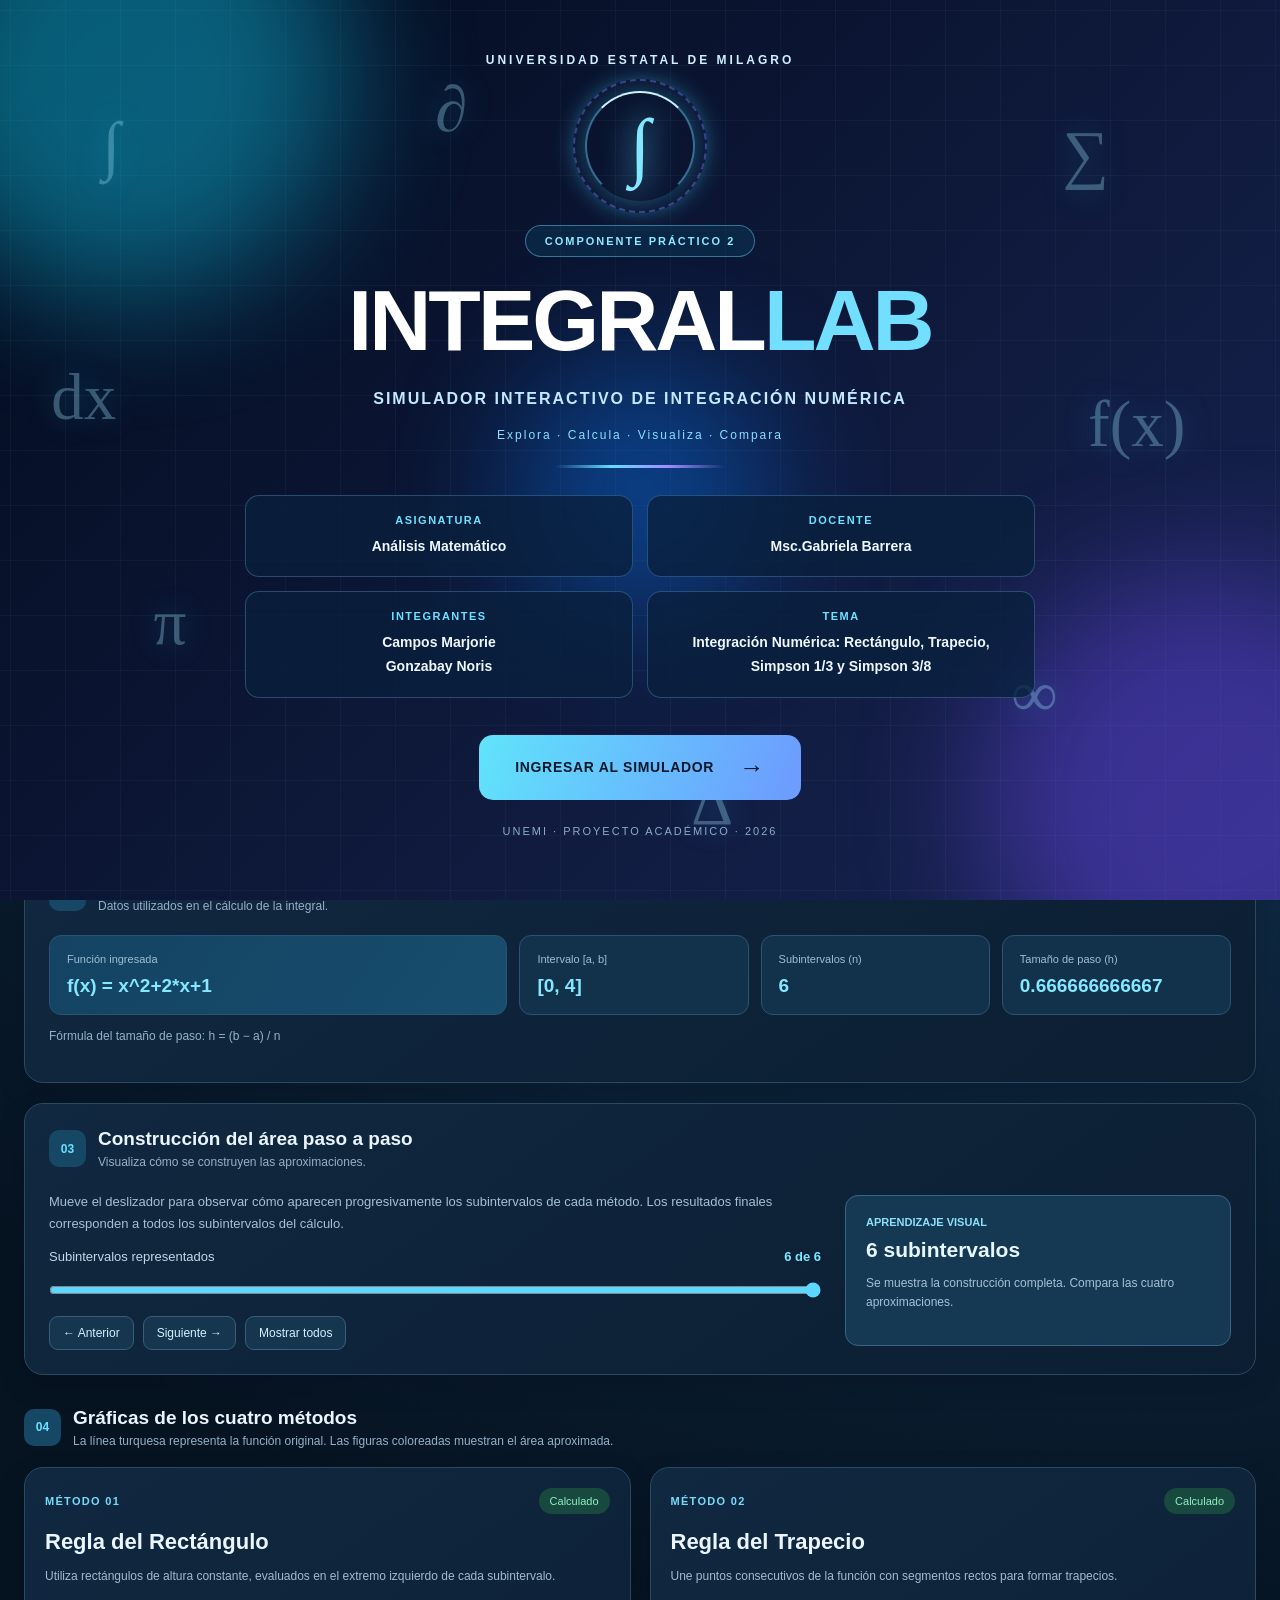
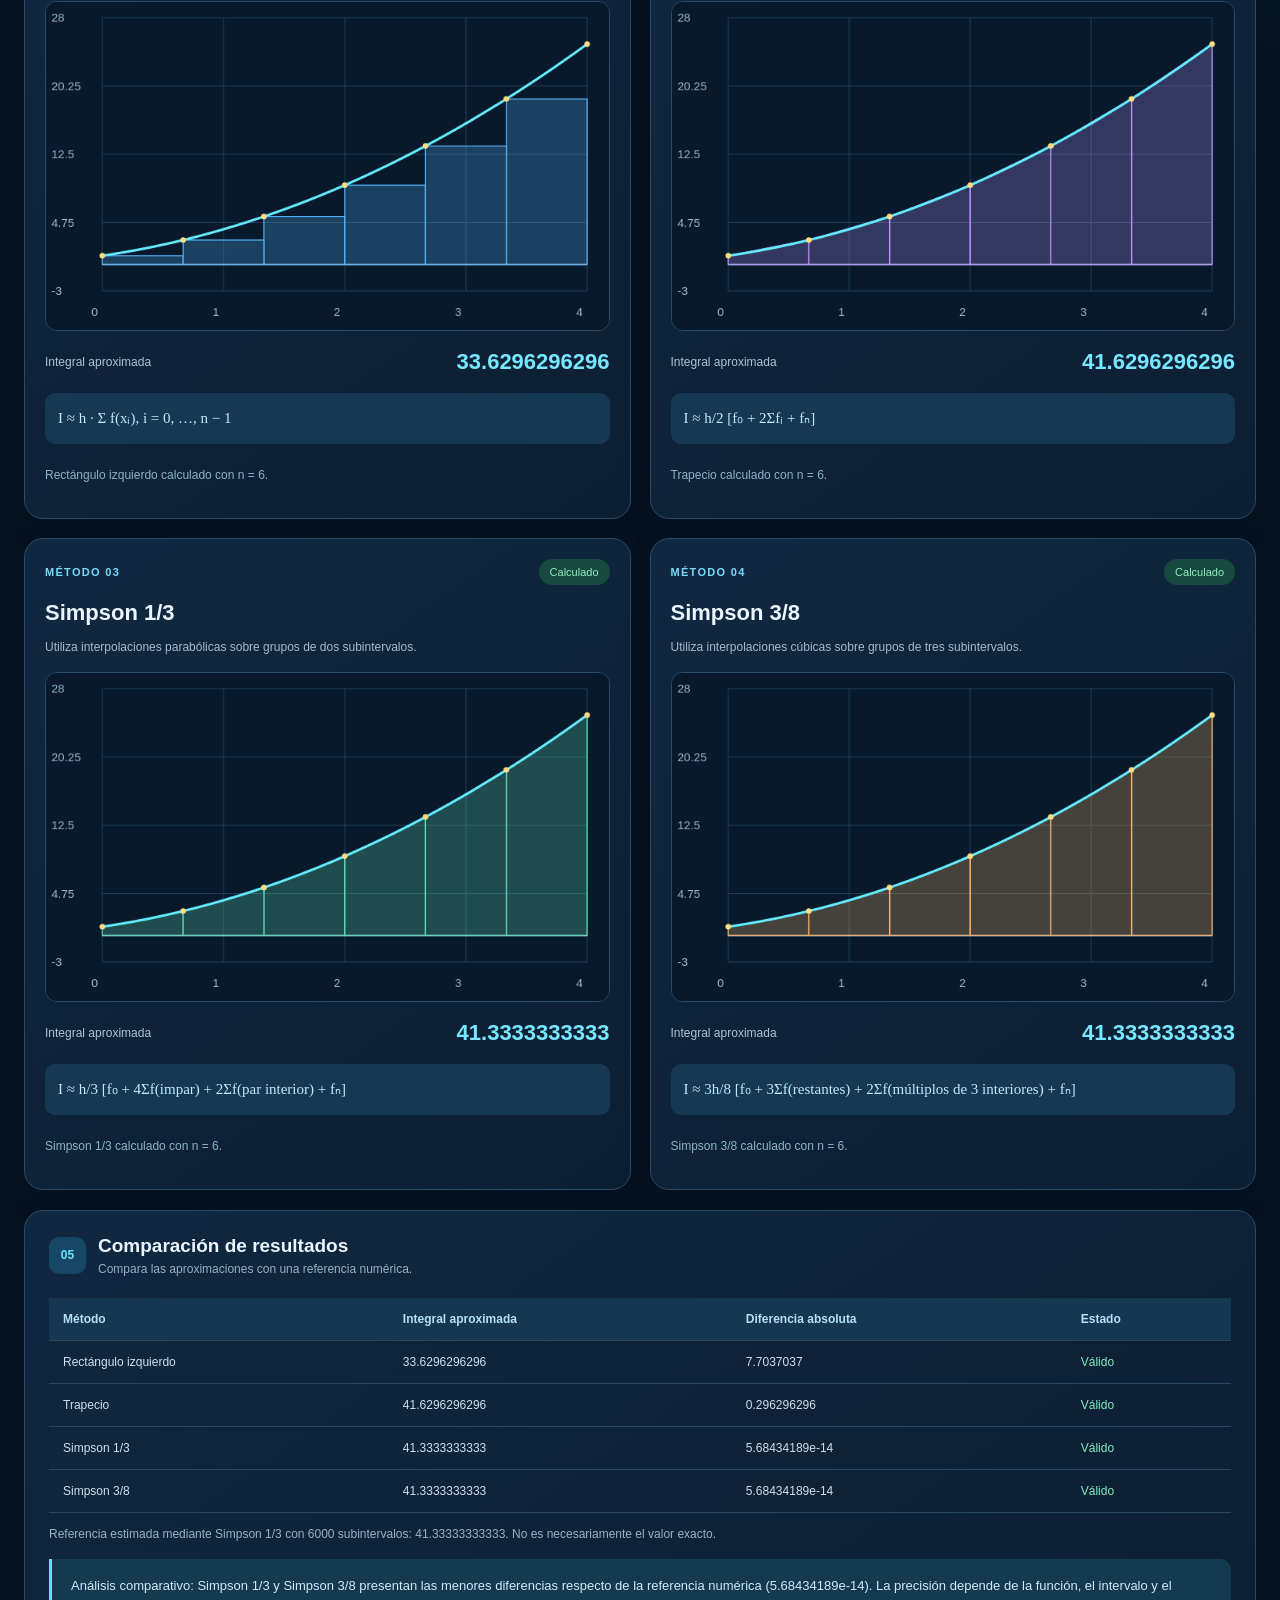
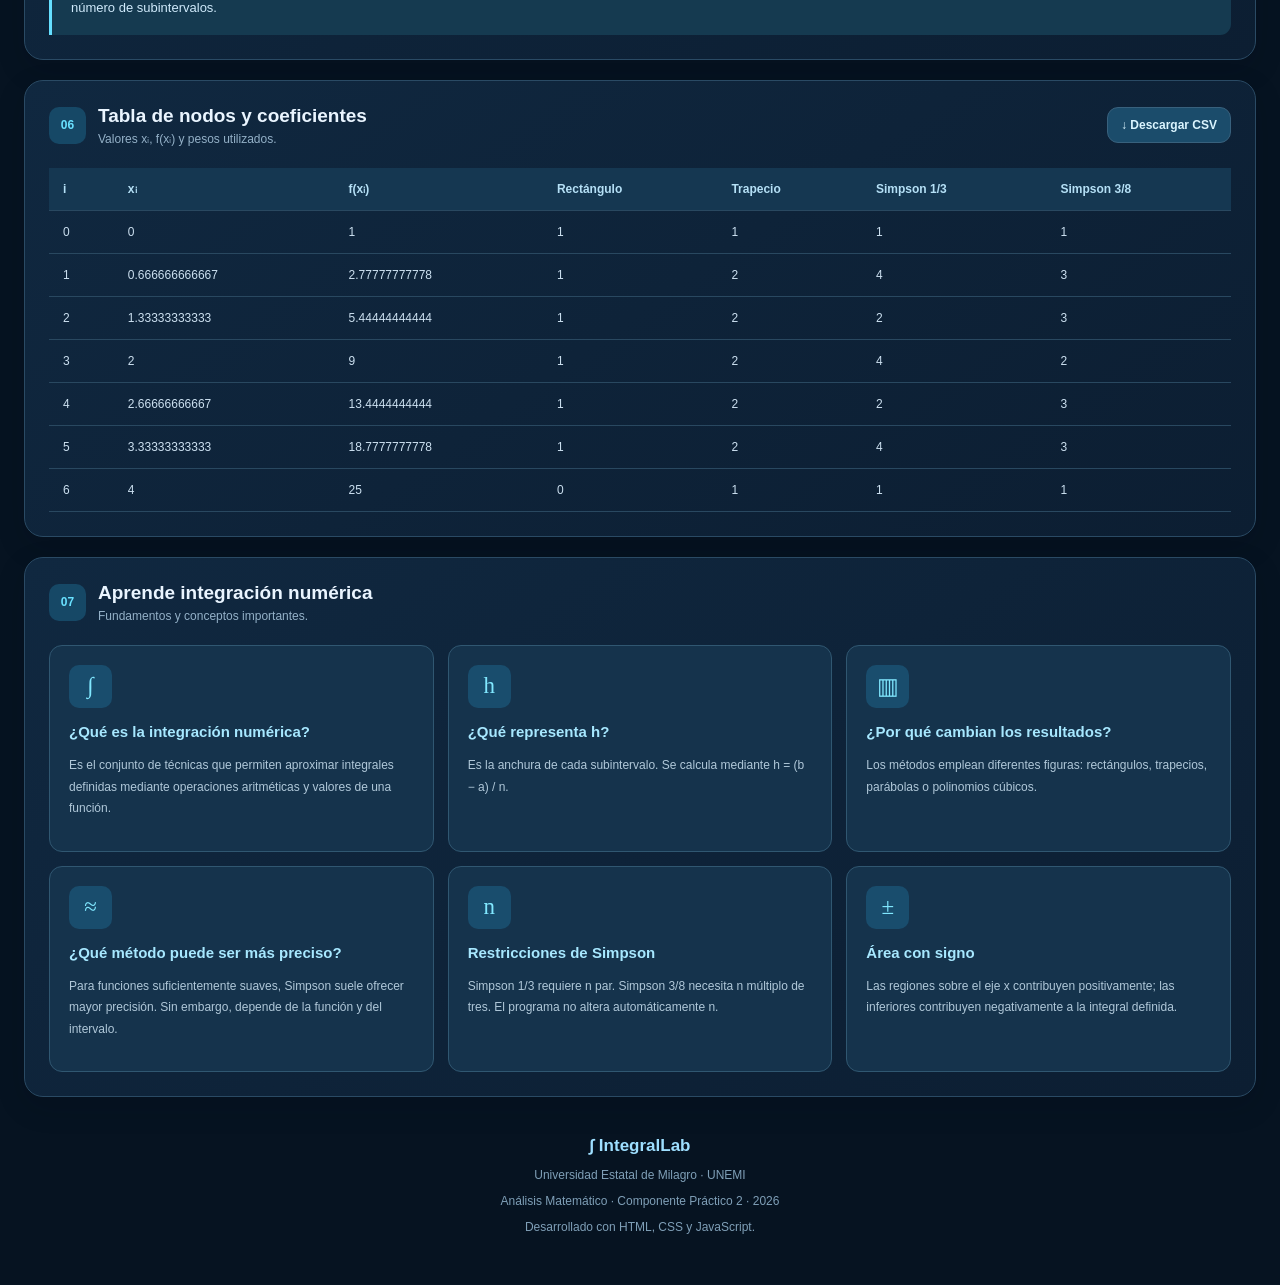
<file: index.html>
<!DOCTYPE html>
<html lang="es">
<head>
  <meta charset="UTF-8">
  <meta name="viewport" content="width=device-width, initial-scale=1">
  <meta name="description" content="IntegralLab - Simulador didáctico de integración numérica.">
  <title>IntegralLab | Integración Numérica</title>
  <link rel="stylesheet" href="style.css">
  <script src="script.js" defer></script>
</head>

<body>

<!-- ==========================================
     PORTADA ANIMADA DE PRESENTACIÓN
========================================== -->

<section id="portada" class="portada">

  <div class="fondo-cuadricula"></div>

  <div class="orbe orbe-uno"></div>
  <div class="orbe orbe-dos"></div>
  <div class="orbe orbe-tres"></div>

  <!-- Símbolos matemáticos en movimiento -->
  <div class="simbolos" aria-hidden="true">
    <span style="--x:8%;--y:12%;--d:0s">∫</span>
    <span style="--x:83%;--y:13%;--d:1s">∑</span>
    <span style="--x:12%;--y:65%;--d:2s">π</span>
    <span style="--x:79%;--y:73%;--d:3s">∞</span>
    <span style="--x:4%;--y:40%;--d:4s">dx</span>
    <span style="--x:85%;--y:43%;--d:1.5s">f(x)</span>
    <span style="--x:34%;--y:8%;--d:2.5s">∂</span>
    <span style="--x:54%;--y:85%;--d:3.5s">Δ</span>
  </div>

  <!-- Partículas luminosas -->
  <div class="particulas" aria-hidden="true">
    <i style="--x:7%;--d:0s;--s:8s"></i>
    <i style="--x:16%;--d:2s;--s:11s"></i>
    <i style="--x:27%;--d:4s;--s:9s"></i>
    <i style="--x:39%;--d:1s;--s:12s"></i>
    <i style="--x:51%;--d:3s;--s:10s"></i>
    <i style="--x:63%;--d:5s;--s:9s"></i>
    <i style="--x:74%;--d:2s;--s:13s"></i>
    <i style="--x:86%;--d:4s;--s:10s"></i>
    <i style="--x:94%;--d:1s;--s:8s"></i>
  </div>

  <div class="portada-contenido">

    <p class="universidad">
      UNIVERSIDAD ESTATAL DE MILAGRO
    </p>

    <div class="emblema">
      <div class="aro aro-uno"></div>
      <div class="aro aro-dos"></div>
      <span>∫</span>
    </div>

    <span class="portada-etiqueta">
      COMPONENTE PRÁCTICO 2
    </span>

    <h1 class="portada-titulo">
      INTEGRAL<span>LAB</span>
    </h1>

    <p class="portada-subtitulo">
      SIMULADOR INTERACTIVO DE INTEGRACIÓN NUMÉRICA
    </p>

    <p class="portada-lema">
      Explora · Calcula · Visualiza · Compara
    </p>

    <div class="linea-brillante"></div>

    <!-- Cambia aquí los nombres -->
    <div class="datos-portada">

      <article class="dato">
        <span>ASIGNATURA</span>
        <strong>Análisis Matemático</strong>
      </article>

      <article class="dato">
        <span>DOCENTE</span>
        <strong>Msc.Gabriela Barrera</strong>
      </article>

      <article class="dato">
        <span>INTEGRANTES</span>
        <strong>
          Campos Marjorie<br>
          Gonzabay Noris
        </strong>
      </article>

      <article class="dato">
        <span>TEMA</span>
        <strong>
          Integración Numérica: Rectángulo,
          Trapecio, Simpson 1/3 y Simpson 3/8
        </strong>
      </article>

    </div>

    <button type="button" id="btn-ingresar" class="boton-ingresar">
      <span>INGRESAR AL SIMULADOR</span>
      <span class="flecha">→</span>
    </button>

    <p class="portada-pie">
      UNEMI · PROYECTO ACADÉMICO · 2026
    </p>

  </div>
</section>

<!-- ==========================================
     SIMULADOR PRINCIPAL
========================================== -->

<div class="app" id="simulador">

  <header class="cabecera">

    <div class="marca">
      <div class="marca-icono">∫</div>

      <div>
        <strong>Integral<span>Lab</span></strong>
        <small>UNEMI · Análisis Matemático</small>
      </div>
    </div>

    <span class="etiqueta-superior">
      LABORATORIO INTERACTIVO
    </span>

  </header>

  <!-- Bienvenida -->
  <section class="bienvenida">

    <div>
      <span class="sobrelinea">
        UNIDADES 3 Y 4 · INTEGRACIÓN NUMÉRICA
      </span>

      <h1>
        Descubre el área <span>bajo la curva.</span>
      </h1>

      <p>
        Experimenta con cuatro métodos de integración numérica.
        Observa sus gráficas, modifica el número de subintervalos,
        compara resultados y comprende cómo se aproxima una integral.
      </p>
    </div>

    <div class="bienvenida-formula" aria-hidden="true">
      ∫<sub>a</sub><sup>b</sup> f(x) dx
    </div>

  </section>

  <main class="contenido">

    <!-- ======================================
         SECCIÓN 01 - DATOS DE ENTRADA
    ====================================== -->
    <section class="panel">

      <div class="titulo-seccion">
        <span class="numero">01</span>
        <div>
          <h2>Configura tu experimento</h2>
          <p>Introduce los parámetros para calcular la integral.</p>
        </div>
      </div>

      <form id="formulario" novalidate>

        <div class="campos">

          <div class="campo funcion-campo">
            <label for="funcion">Función f(x)</label>
            <input
              id="funcion"
              type="text"
              value="x^2+2*x+1"
              autocomplete="off"
              spellcheck="false"
            >
            <small>
              Ejemplos: x^2+2*x+1, sin(x), cos(x),
              exp(x), sqrt(x), ln(x).
              Utiliza * para multiplicar.
            </small>
          </div>

          <div class="campo">
            <label for="limite-a">Límite inferior (a)</label>
            <input id="limite-a" type="number" value="0" step="any">
          </div>

          <div class="campo">
            <label for="limite-b">Límite superior (b)</label>
            <input id="limite-b" type="number" value="4" step="any">
          </div>

          <div class="campo">
            <label for="subintervalos">Subintervalos (n)</label>
            <input id="subintervalos" type="number"
                   value="6" min="1" max="120" step="1">
          </div>

        </div>

        <fieldset class="metodos-opciones">
          <legend>Selecciona el método de integración</legend>

          <div class="opciones">
            <label>
              <input type="radio" name="metodo"
                     value="rectangulo" checked>
              Rectángulo
            </label>

            <label>
              <input type="radio" name="metodo" value="trapecio">
              Trapecio
            </label>

            <label>
              <input type="radio" name="metodo" value="simpson13">
              Simpson 1/3
            </label>

            <label>
              <input type="radio" name="metodo" value="simpson38">
              Simpson 3/8
            </label>
          </div>
        </fieldset>

        <div class="acciones">

          <button type="submit" class="btn btn-primario">
            ▶ CALCULAR MÉTODO
          </button>

          <button type="button" id="comparar"
                  class="btn btn-secundario">
            ⇄ COMPARAR LOS 4 MÉTODOS
          </button>

          <button type="button" id="reiniciar"
                  class="btn btn-transparente">
            ↺ RESTABLECER
          </button>

        </div>
      </form>

      <div class="ejemplos">
        <strong>Pruebas rápidas:</strong>

        <button type="button" data-ejemplo="polinomio">
          x² + 2x + 1
        </button>

        <button type="button" data-ejemplo="seno">
          sen(x)
        </button>

        <button type="button" data-ejemplo="cubica">
          Función cúbica
        </button>

        <button type="button" data-ejemplo="exponencial">
          eˣ
        </button>
      </div>

      <div class="mensaje" id="mensaje" role="status"
           aria-live="polite">
        Simulador listo para calcular.
      </div>

    </section>

    <!-- ======================================
         SECCIÓN 02 - RESULTADOS GENERALES
    ====================================== -->
    <section class="panel">

      <div class="titulo-seccion">
        <span class="numero">02</span>
        <div>
          <h2>Resultados generales</h2>
          <p>Datos utilizados en el cálculo de la integral.</p>
        </div>
      </div>

      <div class="indicadores">

        <div class="indicador destacado">
          <span>Función ingresada</span>
          <strong id="mostrar-funcion">—</strong>
        </div>

        <div class="indicador">
          <span>Intervalo [a, b]</span>
          <strong id="mostrar-intervalo">—</strong>
        </div>

        <div class="indicador">
          <span>Subintervalos (n)</span>
          <strong id="mostrar-n">—</strong>
        </div>

        <div class="indicador">
          <span>Tamaño de paso (h)</span>
          <strong id="mostrar-h">—</strong>
        </div>

      </div>

      <p class="nota">
        Fórmula del tamaño de paso:
        h = (b − a) / n
      </p>

    </section>

    <!-- ======================================
         SECCIÓN 03 - ANIMACIÓN PASO A PASO
    ====================================== -->
    <section class="panel">

      <div class="titulo-seccion">
        <span class="numero">03</span>
        <div>
          <h2>Construcción del área paso a paso</h2>
          <p>Visualiza cómo se construyen las aproximaciones.</p>
        </div>
      </div>

      <div class="explorador">

        <div class="explorador-principal">

          <p>
            Mueve el deslizador para observar cómo aparecen
            progresivamente los subintervalos de cada método.
            Los resultados finales corresponden a todos los
            subintervalos del cálculo.
          </p>

          <div class="barra-etiquetas">
            <label for="progreso">
              Subintervalos representados
            </label>
            <strong id="progreso-texto">6 de 6</strong>
          </div>

          <input
            type="range"
            id="progreso"
            min="0"
            max="6"
            value="6"
          >

          <div class="controles-pasos">
            <button type="button" id="anterior">← Anterior</button>
            <button type="button" id="siguiente">Siguiente →</button>
            <button type="button" id="mostrar-todos">Mostrar todos</button>
          </div>

        </div>

        <div class="explicacion-paso">
          <span>APRENDIZAJE VISUAL</span>
          <strong id="paso-titulo">6 subintervalos</strong>
          <p id="paso-descripcion">
            Se visualizan todas las figuras de aproximación.
          </p>
        </div>

      </div>

    </section>

    <!-- ======================================
         SECCIÓN 04 - LAS CUATRO GRÁFICAS
    ====================================== -->
    <section>

      <div class="titulo-seccion titulo-exterior">
        <span class="numero">04</span>
        <div>
          <h2>Gráficas de los cuatro métodos</h2>
          <p>
            La línea turquesa representa la función original.
            Las figuras coloreadas muestran el área aproximada.
          </p>
        </div>
      </div>

      <div class="cuadricula-graficas">

        <!-- RECTÁNGULO -->
        <article class="panel tarjeta-grafica"
                 data-metodo="rectangulo">

          <div class="tarjeta-superior">
            <span>MÉTODO 01</span>
            <span class="estado" id="estado-rectangulo">
              Disponible
            </span>
          </div>

          <h3>Regla del Rectángulo</h3>

          <p>
            Utiliza rectángulos de altura constante,
            evaluados en el extremo izquierdo
            de cada subintervalo.
          </p>

          <div class="grafica-contenedor">
            <canvas
              id="grafica-rectangulo"
              width="720"
              height="420"
              aria-label="Gráfica de rectángulos"
            ></canvas>
          </div>

          <div class="resultado-grafica">
            <span>Integral aproximada</span>
            <strong id="resultado-rectangulo">—</strong>
          </div>

          <div class="formula-metodo">
            I ≈ h · Σ f(xᵢ), i = 0, …, n − 1
          </div>

          <p class="detalle" id="detalle-rectangulo">
            Cada rectángulo conserva su altura.
          </p>

        </article>

        <!-- TRAPECIO -->
        <article class="panel tarjeta-grafica"
                 data-metodo="trapecio">

          <div class="tarjeta-superior">
            <span>MÉTODO 02</span>
            <span class="estado" id="estado-trapecio">
              Disponible
            </span>
          </div>

          <h3>Regla del Trapecio</h3>

          <p>
            Une puntos consecutivos de la función
            con segmentos rectos para formar trapecios.
          </p>

          <div class="grafica-contenedor">
            <canvas
              id="grafica-trapecio"
              width="720"
              height="420"
              aria-label="Gráfica de trapecios"
            ></canvas>
          </div>

          <div class="resultado-grafica">
            <span>Integral aproximada</span>
            <strong id="resultado-trapecio">—</strong>
          </div>

          <div class="formula-metodo">
            I ≈ h/2 [f₀ + 2Σfᵢ + fₙ]
          </div>

          <p class="detalle" id="detalle-trapecio">
            La aproximación sigue segmentos lineales.
          </p>

        </article>

        <!-- SIMPSON 1/3 -->
        <article class="panel tarjeta-grafica"
                 data-metodo="simpson13">

          <div class="tarjeta-superior">
            <span>MÉTODO 03</span>
            <span class="estado" id="estado-simpson13">
              Disponible
            </span>
          </div>

          <h3>Simpson 1/3</h3>

          <p>
            Utiliza interpolaciones parabólicas
            sobre grupos de dos subintervalos.
          </p>

          <div class="grafica-contenedor">
            <canvas
              id="grafica-simpson13"
              width="720"
              height="420"
              aria-label="Gráfica de Simpson un tercio"
            ></canvas>
          </div>

          <div class="resultado-grafica">
            <span>Integral aproximada</span>
            <strong id="resultado-simpson13">—</strong>
          </div>

          <div class="formula-metodo">
            I ≈ h/3 [f₀ + 4Σf(impar) +
            2Σf(par interior) + fₙ]
          </div>

          <p class="detalle" id="detalle-simpson13">
            Requiere que n sea par.
          </p>

        </article>

        <!-- SIMPSON 3/8 -->
        <article class="panel tarjeta-grafica"
                 data-metodo="simpson38">

          <div class="tarjeta-superior">
            <span>MÉTODO 04</span>
            <span class="estado" id="estado-simpson38">
              Disponible
            </span>
          </div>

          <h3>Simpson 3/8</h3>

          <p>
            Utiliza interpolaciones cúbicas
            sobre grupos de tres subintervalos.
          </p>

          <div class="grafica-contenedor">
            <canvas
              id="grafica-simpson38"
              width="720"
              height="420"
              aria-label="Gráfica de Simpson tres octavos"
            ></canvas>
          </div>

          <div class="resultado-grafica">
            <span>Integral aproximada</span>
            <strong id="resultado-simpson38">—</strong>
          </div>

          <div class="formula-metodo">
            I ≈ 3h/8 [f₀ + 3Σf(restantes) +
            2Σf(múltiplos de 3 interiores) + fₙ]
          </div>

          <p class="detalle" id="detalle-simpson38">
            Requiere que n sea múltiplo de tres.
          </p>

        </article>

      </div>
    </section>

    <!-- ======================================
         SECCIÓN 05 - COMPARACIÓN
    ====================================== -->
    <section class="panel">

      <div class="titulo-seccion">
        <span class="numero">05</span>
        <div>
          <h2>Comparación de resultados</h2>
          <p>
            Compara las aproximaciones con una referencia numérica.
          </p>
        </div>
      </div>

      <div class="tabla-contenedor">
        <table>
          <thead>
            <tr>
              <th>Método</th>
              <th>Integral aproximada</th>
              <th>Diferencia absoluta</th>
              <th>Estado</th>
            </tr>
          </thead>
          <tbody id="tabla-comparacion"></tbody>
        </table>
      </div>

      <p class="nota" id="referencia">
        Referencia numérica pendiente.
      </p>

      <div id="analisis" class="analisis">
        Aquí aparecerá el análisis comparativo.
      </div>

    </section>

    <!-- ======================================
         SECCIÓN 06 - TABLA DE NODOS
    ====================================== -->
    <section class="panel">

      <div class="titulo-seccion titulo-con-accion">
        <span class="numero">06</span>
        <div>
          <h2>Tabla de nodos y coeficientes</h2>
          <p>Valores xᵢ, f(xᵢ) y pesos utilizados.</p>
        </div>

        <button type="button" id="descargar"
                class="btn btn-pequeno">
          ↓ Descargar CSV
        </button>
      </div>

      <div class="tabla-contenedor tabla-nodos">
        <table>
          <thead>
            <tr>
              <th>i</th>
              <th>xᵢ</th>
              <th>f(xᵢ)</th>
              <th>Rectángulo</th>
              <th>Trapecio</th>
              <th>Simpson 1/3</th>
              <th>Simpson 3/8</th>
            </tr>
          </thead>
          <tbody id="tabla-nodos"></tbody>
        </table>
      </div>

    </section>

    <!-- ======================================
         SECCIÓN 07 - FUNDAMENTOS DIDÁCTICOS
    ====================================== -->
    <section class="panel">

      <div class="titulo-seccion">
        <span class="numero">07</span>
        <div>
          <h2>Aprende integración numérica</h2>
          <p>Fundamentos y conceptos importantes.</p>
        </div>
      </div>

      <div class="tarjetas-aprendizaje">

        <article>
          <span class="icono-aprendizaje">∫</span>
          <h3>¿Qué es la integración numérica?</h3>
          <p>
            Es el conjunto de técnicas que permiten
            aproximar integrales definidas mediante
            operaciones aritméticas y valores de una función.
          </p>
        </article>

        <article>
          <span class="icono-aprendizaje">h</span>
          <h3>¿Qué representa h?</h3>
          <p>
            Es la anchura de cada subintervalo.
            Se calcula mediante h = (b − a) / n.
          </p>
        </article>

        <article>
          <span class="icono-aprendizaje">▥</span>
          <h3>¿Por qué cambian los resultados?</h3>
          <p>
            Los métodos emplean diferentes figuras:
            rectángulos, trapecios, parábolas o polinomios cúbicos.
          </p>
        </article>

        <article>
          <span class="icono-aprendizaje">≈</span>
          <h3>¿Qué método puede ser más preciso?</h3>
          <p>
            Para funciones suficientemente suaves,
            Simpson suele ofrecer mayor precisión.
            Sin embargo, depende de la función y del intervalo.
          </p>
        </article>

        <article>
          <span class="icono-aprendizaje">n</span>
          <h3>Restricciones de Simpson</h3>
          <p>
            Simpson 1/3 requiere n par.
            Simpson 3/8 necesita n múltiplo de tres.
            El programa no altera automáticamente n.
          </p>
        </article>

        <article>
          <span class="icono-aprendizaje">±</span>
          <h3>Área con signo</h3>
          <p>
            Las regiones sobre el eje x contribuyen
            positivamente; las inferiores contribuyen
            negativamente a la integral definida.
          </p>
        </article>

      </div>

    </section>

  </main>

  <footer class="pie-pagina">
    <strong>∫ IntegralLab</strong>
    <p>Universidad Estatal de Milagro · UNEMI</p>
    <p>Análisis Matemático · Componente Práctico 2 · 2026</p>
    <p>Desarrollado con HTML, CSS y JavaScript.</p>
  </footer>

</div>

</body>
</html>
</file>
<file: style.css>
:root {
  --fondo: #061321;
  --panel: #10253b;
  --borde: #294861;
  --texto: #eaf5ff;
  --secundario: #9cb9cd;
  --cian: #69e2ff;
  --azul: #518cf3;

  font-family: "Segoe UI", Arial, sans-serif;
  color: var(--texto);
  background: var(--fondo);
}

* {
  box-sizing: border-box;
}

html {
  scroll-behavior: smooth;
}

body {
  margin: 0;
  background:
    radial-gradient(
      circle at 90% 0%,
      #163f62,
      transparent 37%
    ),
    #061321;

  min-height: 100vh;
}

button,
input {
  font: inherit;
}

button {
  cursor: pointer;
}

button:focus-visible,
input:focus-visible {
  outline: 2px solid #7deaff;
  outline-offset: 3px;
}

/* ==========================================
   PORTADA ANIMADA
========================================== */

.portada {
  position: fixed;
  inset: 0;
  z-index: 9999;
  min-height: 100vh;

  overflow-x: hidden;
  overflow-y: auto;

  display: flex;
  align-items: center;
  justify-content: center;

  padding: 35px 18px;

  background: linear-gradient(
    -45deg,
    #020818,
    #071b3b,
    #153a65,
    #182453,
    #020b1c
  );

  background-size: 400% 400%;
  animation: fondo-movimiento 13s ease infinite;
  isolation: isolate;
}

@keyframes fondo-movimiento {
  0%, 100% {
    background-position: 0% 50%;
  }
  50% {
    background-position: 100% 50%;
  }
}

/* Cuadrícula matemática */

.fondo-cuadricula {
  position: absolute;
  inset: -100px;
  pointer-events: none;

  background-image:
    linear-gradient(
      #9edfff0b 1px,
      transparent 1px
    ),
    linear-gradient(
      90deg,
      #9edfff0b 1px,
      transparent 1px
    );

  background-size: 55px 55px;

  animation:
    cuadricula-movimiento 22s linear infinite;
}

@keyframes cuadricula-movimiento {
  to {
    background-position: 110px 110px;
  }
}

/* Luces flotantes */

.orbe {
  position: absolute;
  width: 450px;
  height: 450px;
  border-radius: 50%;
  filter: blur(65px);
  opacity: .4;
  pointer-events: none;
}

.orbe-uno {
  top: -150px;
  left: -100px;
  background: #10d9ff;

  animation:
    flotar-orbe 11s ease-in-out infinite alternate;
}

.orbe-dos {
  right: -150px;
  bottom: -120px;
  background: #744cff;

  animation:
    flotar-orbe 14s ease-in-out infinite alternate-reverse;
}

.orbe-tres {
  top: 40%;
  left: 40%;
  width: 260px;
  height: 260px;
  background: #087dff;

  animation:
    flotar-orbe 9s ease-in-out infinite alternate;
}

@keyframes flotar-orbe {
  from {
    transform:
      translate(-30px, -35px) scale(.9);
  }

  to {
    transform:
      translate(65px, 45px) scale(1.25);
  }
}

/* Fórmulas flotantes */

.simbolos span {
  position: absolute;
  z-index: 0;

  top: var(--y);
  left: var(--x);

  color: #a5eaff50;
  font: 65px Georgia, serif;
  text-shadow: 0 0 30px #35caff40;

  pointer-events: none;

  animation:
    simbolo-flotante 7s ease-in-out infinite;

  animation-delay: var(--d);
}

@keyframes simbolo-flotante {
  0%, 100% {
    transform: translateY(0) rotate(-8deg);
    opacity: .25;
  }

  50% {
    transform: translateY(-48px) rotate(13deg);
    opacity: .9;
  }
}

/* Partículas ascendentes */

.particulas i {
  position: absolute;
  z-index: 0;

  left: var(--x);
  bottom: -20px;

  width: 5px;
  height: 5px;
  border-radius: 50%;

  background: #a0ecff;
  box-shadow: 0 0 15px 4px #28cfff80;

  pointer-events: none;

  animation:
    particula-subir var(--s) linear infinite;

  animation-delay: var(--d);
}

@keyframes particula-subir {
  0% {
    transform: translateY(0);
    opacity: 0;
  }

  15% {
    opacity: .8;
  }

  85% {
    opacity: .8;
  }

  100% {
    transform: translateY(-110vh);
    opacity: 0;
  }
}

/* Contenido de la portada */

.portada-contenido {
  position: relative;
  z-index: 2;

  width: 100%;
  max-width: 790px;

  margin: auto;
  padding: 18px 0;
  text-align: center;

  animation:
    entrada-portada 1.3s ease both;
}

@keyframes entrada-portada {
  from {
    opacity: 0;
    transform: translateY(60px) scale(.92);
  }

  to {
    opacity: 1;
    transform: translateY(0) scale(1);
  }
}

.universidad {
  font-size: 12px;
  font-weight: 800;
  color: #d2efff;
  letter-spacing: 3px;
  margin: 0 0 24px;
}

/* Emblema con anillos giratorios */

.emblema {
  position: relative;
  width: 110px;
  height: 110px;

  margin: 0 auto 24px;

  display: grid;
  place-items: center;
}

.emblema > span {
  position: relative;

  font: 75px Georgia, serif;
  color: #83e7ff;

  text-shadow: 0 0 30px #56d9ff;

  animation:
    simbolo-pulso 3s ease-in-out infinite;
}

.aro {
  position: absolute;
  inset: 0;

  border-radius: 50%;
  border: 2px solid #64daff77;
  box-shadow: 0 0 22px #48c9ff55;
}

.aro-uno {
  border-top-color: #c8f5ff;
  border-bottom-color: transparent;

  animation: girar 7s linear infinite;
}

.aro-dos {
  inset: -12px;
  border-style: dashed;
  border-color: #8280ff66;

  animation: girar 15s linear infinite reverse;
}

@keyframes girar {
  to {
    transform: rotate(360deg);
  }
}

@keyframes simbolo-pulso {
  0%, 100% {
    transform: scale(1);
  }

  50% {
    transform: scale(1.12);
  }
}

/* Textos de portada */

.portada-etiqueta {
  display: inline-block;

  padding: 9px 19px;

  border: 1px solid #6fdfff70;
  background: #0c3b5b77;

  color: #8deaff;
  font-size: 11px;
  font-weight: 800;
  letter-spacing: 2px;
  border-radius: 40px;
}

.portada-titulo {
  font-size: clamp(48px, 9vw, 86px);
  letter-spacing: -3px;

  margin: 14px 0 6px;
  color: #ffffff;
  font-weight: 900;

  animation:
    brillo-titulo 4s ease-in-out infinite alternate;
}

.portada-titulo span {
  color: #72dfff;
}

@keyframes brillo-titulo {
  from {
    text-shadow: 0 0 10px #19baff22;
  }

  to {
    text-shadow:
      0 0 25px #20bfff66,
      0 0 65px #6b60ff55;
  }
}

.portada-subtitulo {
  color: #c4e8ff;
  font-size: clamp(12px, 2vw, 16px);
  font-weight: 700;
  letter-spacing: 2px;
  line-height: 1.6;
}

.portada-lema {
  font-size: 12px;
  color: #8ddfff;
  letter-spacing: 2px;
}

.linea-brillante {
  width: 170px;
  height: 3px;

  margin: 23px auto;

  background: linear-gradient(
    90deg,
    transparent,
    #67dbff,
    #a28cff,
    transparent
  );

  animation:
    linea-luz 3s ease-in-out infinite;
}

@keyframes linea-luz {
  0%, 100% {
    transform: scaleX(.6);
    opacity: .45;
  }

  50% {
    transform: scaleX(1.4);
    opacity: 1;
  }
}

/* Tarjetas de datos académicos */

.datos-portada {
  display: grid;
  grid-template-columns: repeat(2, minmax(0, 1fr));

  gap: 14px;
  margin: 27px 0;
}

.dato {
  padding: 18px;
  border-radius: 14px;

  background: #09203dc9;
  border: 1px solid #79cfff44;

  backdrop-filter: blur(12px);

  transition:
    transform .3s,
    border-color .3s;

  animation: tarjeta-entrada .8s ease both;
}

.dato:nth-child(1) {
  animation-delay: .25s;
}

.dato:nth-child(2) {
  animation-delay: .4s;
}

.dato:nth-child(3) {
  animation-delay: .55s;
}

.dato:nth-child(4) {
  animation-delay: .7s;
}

@keyframes tarjeta-entrada {
  from {
    opacity: 0;
    transform: translateY(30px);
  }

  to {
    opacity: 1;
    transform: translateY(0);
  }
}

.dato:hover {
  transform: translateY(-6px);
  border-color: #6ce8ff;
}

.dato span {
  display: block;
  margin-bottom: 9px;

  color: #6fe1ff;
  font-size: 11px;
  font-weight: 800;
  letter-spacing: 1.5px;
}

.dato strong {
  color: #f0f8ff;
  font-size: 14px;
  line-height: 1.7;
}

/* Botón animado de ingreso */

.boton-ingresar {
  display: inline-flex;
  align-items: center;
  justify-content: center;
  gap: 25px;

  padding: 18px 36px;
  margin-top: 10px;

  border: none;
  border-radius: 14px;

  background: linear-gradient(
    110deg,
    #60e4fa,
    #6c9dff,
    #b08dff,
    #60e4fa
  );

  background-size: 300% auto;

  color: #05172c;
  font-size: 14px;
  font-weight: 900;
  letter-spacing: .7px;

  animation:
    boton-fondo 5s linear infinite,
    boton-pulso 2.5s ease-in-out infinite;

  transition: transform .25s;
}

.boton-ingresar:hover {
  transform: translateY(-5px) scale(1.04);
}

.boton-ingresar .flecha {
  font-size: 25px;
  transition: transform .3s;
}

.boton-ingresar:hover .flecha {
  transform: translateX(7px);
}

@keyframes boton-fondo {
  to {
    background-position: 300% center;
  }
}

@keyframes boton-pulso {
  0%, 100% {
    box-shadow: 0 0 15px #48ceff55;
  }

  50% {
    box-shadow:
      0 0 38px #48ceff99,
      0 0 65px #8073ff55;
  }
}

.portada-pie {
  margin-top: 25px;
  color: #8babca;
  font-size: 11px;
  letter-spacing: 2px;
}

/* Transición al simulador */

.portada-salida {
  animation: cerrar-portada .85s ease forwards !important;
  pointer-events: none;
}

@keyframes cerrar-portada {
  from {
    opacity: 1;
    transform: scale(1);
  }

  to {
    opacity: 0;
    transform: scale(1.08);
    visibility: hidden;
  }
}

/* ==========================================
   SIMULADOR
========================================== */

.app {
  max-width: 1480px;
  margin: auto;
  padding: 0 24px;
}

.cabecera {
  display: flex;
  justify-content: space-between;
  align-items: center;
  gap: 15px;

  padding: 22px 0;
  border-bottom: 1px solid #28465f;
}

.marca {
  display: flex;
  align-items: center;
  gap: 14px;
}

.marca-icono {
  width: 48px;
  height: 48px;

  display: grid;
  place-items: center;

  border-radius: 13px;
  background: linear-gradient(125deg, #5beaff, #547cf9);

  color: #041729;
  font: 34px Georgia, serif;
}

.marca strong {
  display: block;
  font-size: 23px;
}

.marca strong span {
  color: #72dcff;
}

.marca small {
  display: block;
  margin-top: 4px;

  color: #94b5cd;
  font-size: 11px;
}

.etiqueta-superior {
  border: 1px solid #3e6c8c;
  border-radius: 30px;

  padding: 9px 15px;

  color: #a4eaff;
  font-size: 11px;
  font-weight: 700;
}

.bienvenida {
  padding: 43px 0;

  display: flex;
  justify-content: space-between;
  align-items: center;
  gap: 20px;
}

.sobrelinea {
  font-size: 11px;
  font-weight: 800;
  color: #61dbff;
  letter-spacing: 2px;
}

.bienvenida h1 {
  margin: 13px 0;
  font-size: clamp(30px, 4vw, 51px);
  letter-spacing: -1.5px;
}

.bienvenida h1 span {
  color: #83dcff;
}

.bienvenida p {
  max-width: 800px;
  color: #a5bed1;
  line-height: 1.7;
  margin: 0;
}

.bienvenida-formula {
  color: #8edaf9;
  font: 53px Georgia, serif;
  white-space: nowrap;
  opacity: .7;
}

.bienvenida-formula sub,
.bienvenida-formula sup {
  font-size: 15px;
}

.contenido {
  display: grid;
  gap: 20px;
}

.panel {
  background: linear-gradient(
    145deg,
    #102840,
    #0c1e32
  );

  border: 1px solid #2a4a64;
  border-radius: 19px;
  padding: 24px;

  min-width: 0;
  box-shadow: 0 10px 30px #02091524;
}

.titulo-seccion {
  display: flex;
  align-items: center;
  gap: 12px;
  margin-bottom: 22px;
}

.titulo-seccion h2 {
  font-size: 19px;
  margin: 0;
}

.titulo-seccion p {
  font-size: 12px;
  color: #94b1c8;
  margin: 5px 0 0;
}

.numero {
  display: grid;
  place-items: center;

  min-width: 37px;
  height: 37px;

  border-radius: 10px;
  background: #164866;

  color: #69e1ff;
  font-size: 12px;
  font-weight: 800;
}

.titulo-exterior {
  margin: 12px 0 19px;
}

/* Formulario */

.campos {
  display: grid;
  grid-template-columns: 2fr repeat(3, minmax(110px, 1fr));
  gap: 15px;
}

.campo {
  min-width: 0;
}

.campo label {
  display: block;
  margin-bottom: 9px;

  color: #c8e0ef;
  font-size: 13px;
  font-weight: 700;
}

.campo input {
  width: 100%;
  height: 47px;

  border: 1px solid #41627d;
  border-radius: 10px;

  background: #07192a;
  padding: 11px 13px;

  color: #f5faff;
  outline: none;
}

.campo input:focus {
  border-color: #6bdfff;
}

.campo small {
  display: block;
  margin-top: 8px;

  color: #8ba9c2;
  font-size: 11px;
  line-height: 1.6;
}

.metodos-opciones {
  margin: 23px 0 0;
  padding: 0;
  border: none;
}

.metodos-opciones legend {
  color: #c9e1f2;
  font-size: 13px;
  font-weight: 700;
  margin-bottom: 11px;
}

.opciones {
  display: flex;
  gap: 10px;
  flex-wrap: wrap;
}

.opciones label {
  display: inline-flex;
  align-items: center;
  gap: 8px;

  padding: 12px 14px;
  border-radius: 10px;

  border: 1px solid #335a77;
  background: #14334c;

  cursor: pointer;
  font-size: 12px;
}

.opciones label:has(input:checked) {
  border-color: #69dbff;
  background: #164e6d;
}

.opciones input {
  accent-color: #6ddfff;
}

.acciones {
  display: flex;
  flex-wrap: wrap;
  gap: 11px;
  margin-top: 23px;
}

.btn {
  border: 1px solid #38617d;
  border-radius: 11px;

  padding: 13px 18px;

  font-size: 12px;
  font-weight: 800;

  transition:
    transform .2s,
    filter .2s;
}

.btn:hover {
  filter: brightness(1.15);
  transform: translateY(-2px);
}

.btn-primario {
  color: #032039;
  background: linear-gradient(
    110deg,
    #64e8fa,
    #71a7ff
  );
  border: none;
}

.btn-secundario {
  background: #194765;
  color: #e4f7ff;
}

.btn-transparente {
  background: transparent;
  color: #c9e1ef;
}

.ejemplos {
  display: flex;
  flex-wrap: wrap;
  align-items: center;
  gap: 9px;
  margin-top: 22px;
}

.ejemplos strong {
  font-size: 12px;
  color: #a9c4d8;
}

.ejemplos button,
.controles-pasos button {
  border: 1px solid #375f7b;
  border-radius: 9px;

  padding: 9px 13px;

  background: #15364e;
  color: #d1f2ff;

  cursor: pointer;
  font-size: 12px;
}

.ejemplos button:hover,
.controles-pasos button:hover {
  background: #205276;
}

.mensaje {
  margin-top: 20px;

  border: 1px solid #307779;
  background: #123e47;

  color: #a9f1e3;
  padding: 14px;
  border-radius: 10px;

  font-size: 12px;
  line-height: 1.6;
  white-space: pre-line;
}

.mensaje.error {
  background: #4d2937;
  border-color: #ae697c;
  color: #ffe0e6;
}

/* Indicadores */

.indicadores {
  display: grid;
  grid-template-columns: 2fr 1fr 1fr 1fr;
  gap: 12px;
}

.indicador {
  min-width: 0;
  padding: 17px;

  border: 1px solid #2b5372;
  border-radius: 12px;
  background: #12324c;
}

.indicador.destacado {
  background: linear-gradient(
    125deg,
    #144363,
    #174d6d
  );
}

.indicador span {
  display: block;
  color: #9fbdd2;
  font-size: 11px;
  margin-bottom: 10px;
}

.indicador strong {
  display: block;
  font-size: 19px;
  color: #86e8ff;
  overflow-wrap: anywhere;
}

.nota {
  color: #94b3c9;
  line-height: 1.6;
  font-size: 12px;
}

/* Explorador paso a paso */

.explorador {
  display: grid;
  grid-template-columns: 2fr 1fr;
  align-items: center;
  gap: 24px;
}

.explorador-principal p {
  color: #a5c0d4;
  font-size: 13px;
  line-height: 1.7;
  margin-top: 0;
}

.barra-etiquetas {
  display: flex;
  justify-content: space-between;
  color: #c0d8e8;
  font-size: 13px;
  gap: 10px;
}

.barra-etiquetas strong {
  color: #7ce7ff;
}

#progreso {
  display: block;
  width: 100%;
  margin: 18px 0;

  accent-color: #5cd7ff;
  cursor: pointer;
}

.controles-pasos {
  display: flex;
  flex-wrap: wrap;
  gap: 9px;
}

.explicacion-paso {
  background: #153953;

  border: 1px solid #386583;
  border-radius: 13px;
  padding: 20px;
}

.explicacion-paso span {
  display: block;
  color: #8ddffa;
  font-size: 11px;
  font-weight: 800;
}

.explicacion-paso strong {
  display: block;
  color: #e6f7ff;
  font-size: 21px;
  margin: 10px 0;
}

.explicacion-paso p {
  color: #a3c2d7;
  font-size: 12px;
  line-height: 1.6;
}

/* Cuatro gráficas */

.cuadricula-graficas {
  display: grid;
  grid-template-columns: repeat(2, minmax(0, 1fr));
  gap: 19px;
}

.tarjeta-grafica {
  padding: 20px;
}

.tarjeta-superior {
  display: flex;
  justify-content: space-between;
  gap: 10px;
  align-items: center;
}

.tarjeta-superior > span:first-child {
  color: #78dbfc;
  font-size: 11px;
  font-weight: 800;
  letter-spacing: 1.3px;
}

.estado {
  background: #17493e;
  color: #91efc2;

  border-radius: 30px;
  padding: 7px 11px;
  font-size: 11px;
}

.estado.no-valido {
  background: #59372f;
  color: #ffd0a8;
}

.estado.pendiente {
  background: #33475b;
  color: #c3d4e4;
}

.tarjeta-grafica h3 {
  font-size: 22px;
  margin: 15px 0 8px;
}

.tarjeta-grafica > p {
  color: #a1bccf;
  font-size: 12px;
  line-height: 1.6;
}

.grafica-contenedor {
  overflow: hidden;
  border-radius: 12px;

  border: 1px solid #294b66;
  background: #07192b;

  margin-top: 15px;
}

.grafica-contenedor canvas {
  display: block;
  width: 100%;
  height: auto;
}

.resultado-grafica {
  display: flex;
  justify-content: space-between;
  align-items: center;
  gap: 10px;
  margin: 18px 0;
}

.resultado-grafica span {
  color: #abc4d7;
  font-size: 12px;
}

.resultado-grafica strong {
  color: #77e7ff;
  font-size: 22px;
  text-align: right;
  overflow-wrap: anywhere;
}

.formula-metodo {
  padding: 13px;
  background: #163852;
  border-radius: 10px;

  color: #c0ebff;
  font: 15px Georgia, serif;
  line-height: 1.7;
}

.tarjeta-grafica .detalle {
  padding-top: 10px;
  color: #8eb3cc;
}

.tarjeta-grafica.invalida .grafica-contenedor {
  opacity: .65;
}

/* Tablas */

.tabla-contenedor {
  max-width: 100%;
  overflow-x: auto;
}

.tabla-nodos {
  max-height: 430px;
  overflow-y: auto;
}

table {
  width: 100%;
  border-collapse: collapse;
  white-space: nowrap;
  font-size: 12px;
  text-align: left;
}

th,
td {
  padding: 14px;
  border-bottom: 1px solid #294860;
}

th {
  background: #153751;
  color: #b5e0f6;
  font-weight: 800;
}

.tabla-nodos th {
  position: sticky;
  top: 0;
}

td {
  color: #cce0f0;
  font-variant-numeric: tabular-nums;
}

.correcto {
  color: #85ecc0;
}

.advertencia {
  color: #ffc08c;
}

.analisis {
  margin-top: 15px;
  padding: 16px 19px;

  border-left: 3px solid #65dfff;
  border-radius: 0 11px 11px 0;

  background: #153a50;
  color: #d0eafb;

  font-size: 13px;
  line-height: 1.7;
}

.titulo-con-accion {
  flex-wrap: wrap;
}

.btn-pequeno {
  margin-left: auto;
  padding: 10px 13px;

  background: #1b4c6b;
  color: #dbf5ff;
}

/* Aprendizaje */

.tarjetas-aprendizaje {
  display: grid;
  grid-template-columns: repeat(3, minmax(0, 1fr));
  gap: 14px;
}

.tarjetas-aprendizaje article {
  padding: 19px;
  background: #15334c;
  border: 1px solid #305771;
  border-radius: 13px;

  transition: transform .25s;
}

.tarjetas-aprendizaje article:hover {
  transform: translateY(-5px);
}

.icono-aprendizaje {
  display: grid;
  place-items: center;

  width: 43px;
  height: 43px;
  border-radius: 10px;

  background: #194d6d;
  color: #81e8ff;
  font: 23px Georgia, serif;
}

.tarjetas-aprendizaje h3 {
  font-size: 15px;
  color: #a7e8ff;
}

.tarjetas-aprendizaje p {
  font-size: 12px;
  line-height: 1.8;
  color: #b0c8d9;
}

.pie-pagina {
  text-align: center;
  padding: 39px 12px;

  color: #7f9fb7;
  font-size: 12px;
}

.pie-pagina strong {
  color: #9edfff;
  font-size: 17px;
}

/* ==========================================
   DISEÑO RESPONSIVO
========================================== */

@media (max-width: 1050px) {
  .campos {
    grid-template-columns:
      repeat(3, minmax(0, 1fr));
  }

  .funcion-campo {
    grid-column: 1 / -1;
  }

  .tarjetas-aprendizaje {
    grid-template-columns:
      repeat(2, minmax(0, 1fr));
  }
}

@media (max-width: 760px) {
  .app {
    padding: 0 13px;
  }

  .panel {
    padding: 17px;
  }

  .bienvenida {
    padding: 28px 0;
  }

  .bienvenida-formula,
  .etiqueta-superior {
    display: none;
  }

  .cuadricula-graficas,
  .explorador {
    grid-template-columns: 1fr;
  }

  .indicadores {
    grid-template-columns:
      repeat(2, minmax(0, 1fr));
  }

  .indicador.destacado {
    grid-column: 1 / -1;
  }

  .tarjetas-aprendizaje {
    grid-template-columns: 1fr;
  }

  .datos-portada {
    grid-template-columns: 1fr;
    gap: 10px;
  }

  .dato {
    padding: 13px;
  }

  .simbolos span {
    font-size: 35px;
  }

  .portada-titulo {
    letter-spacing: -1px;
  }

  .universidad {
    font-size: 10px;
  }

  .emblema {
    width: 78px;
    height: 78px;
  }

  .emblema > span {
    font-size: 53px;
  }

  .boton-ingresar {
    width: 100%;
    max-width: 360px;
  }
}

@media (max-width: 480px) {
  .campos {
    grid-template-columns:
      repeat(2, minmax(0, 1fr));
  }

  .funcion-campo {
    grid-column: 1 / -1;
  }

  .campos .campo:last-child {
    grid-column: 1 / -1;
  }

  .opciones {
    display: grid;
    grid-template-columns: 1fr 1fr;
  }

  .acciones .btn {
    flex: 1;
  }

  .indicadores {
    grid-template-columns: 1fr;
  }

  .indicador.destacado {
    grid-column: auto;
  }

  .titulo-seccion h2 {
    font-size: 17px;
  }
}

/* Accesibilidad */

@media (prefers-reduced-motion: reduce) {
  .portada,
  .fondo-cuadricula,
  .orbe,
  .simbolos span,
  .particulas i,
  .portada-contenido,
  .aro,
  .emblema > span,
  .portada-titulo,
  .linea-brillante,
  .dato,
  .boton-ingresar {
    animation: none;
  }

  .portada.portada-salida {
    animation-duration: .01s !important;
  }
}
</file>
